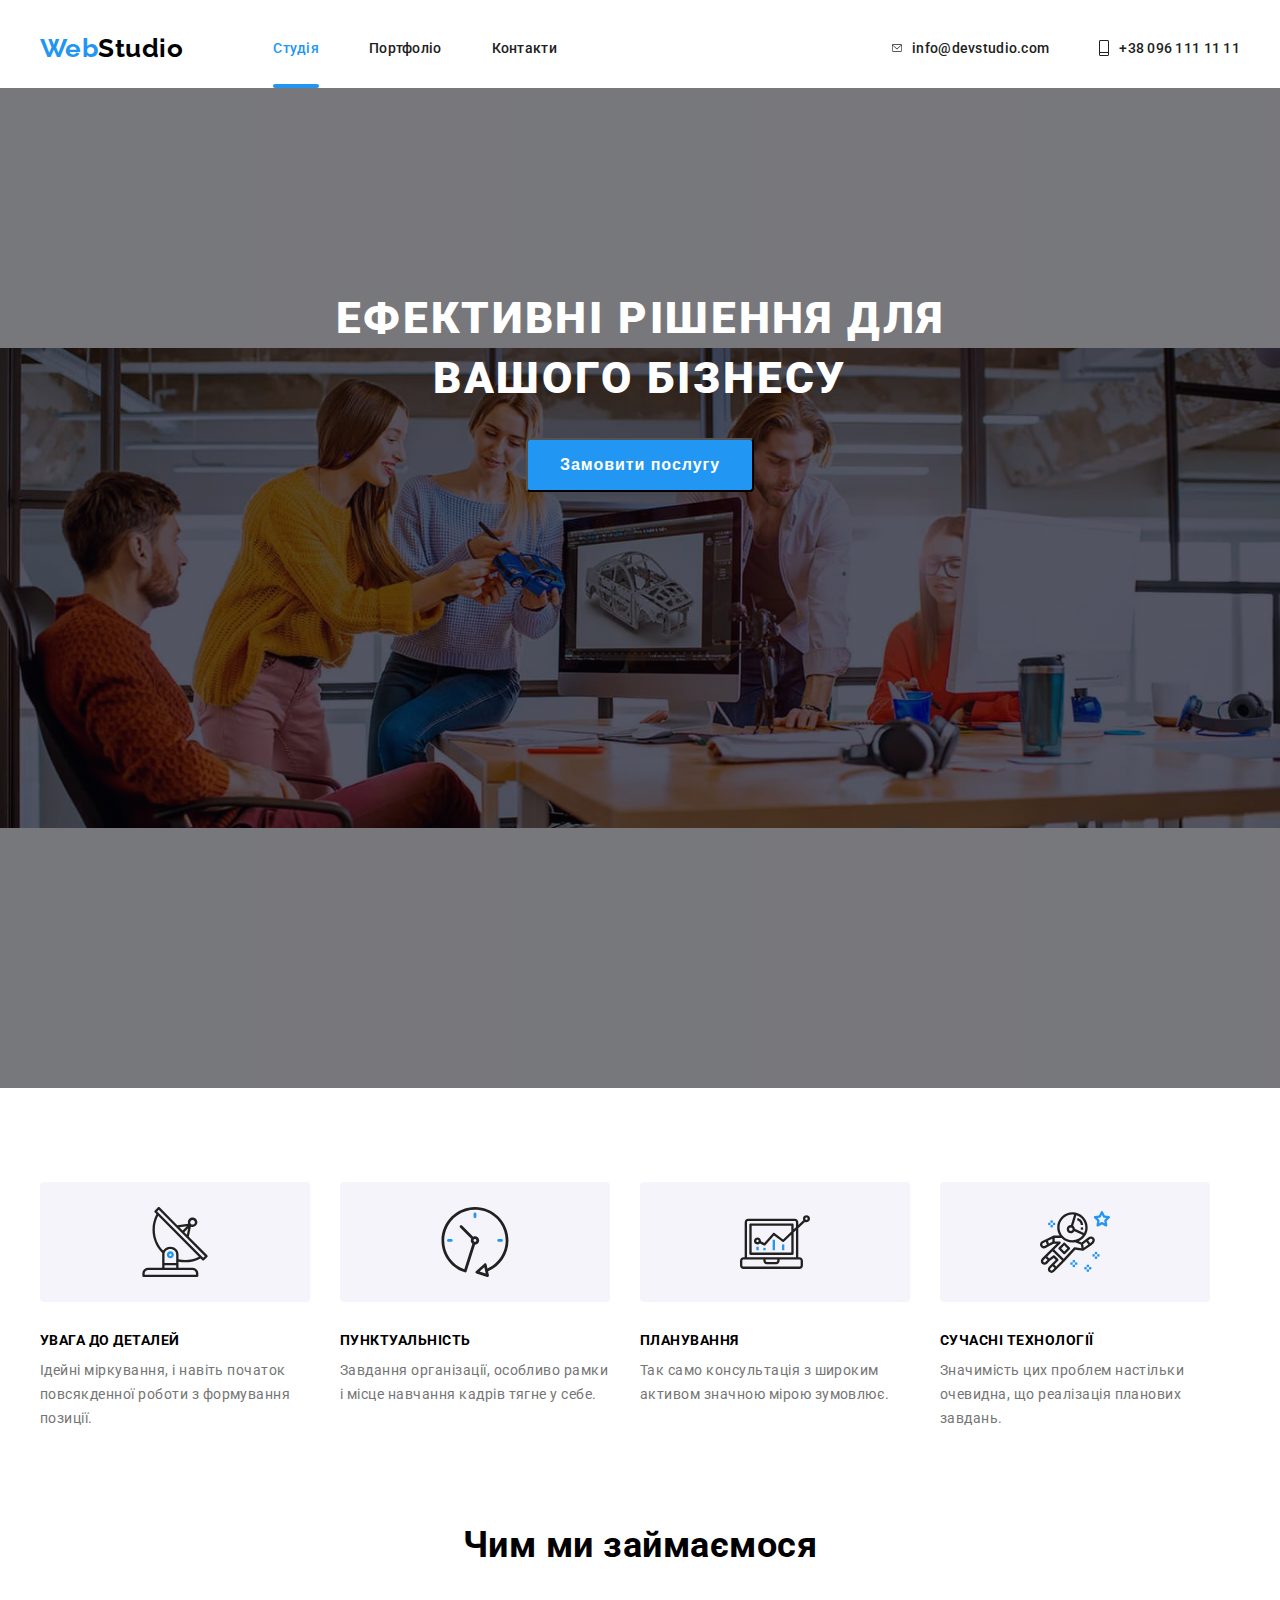
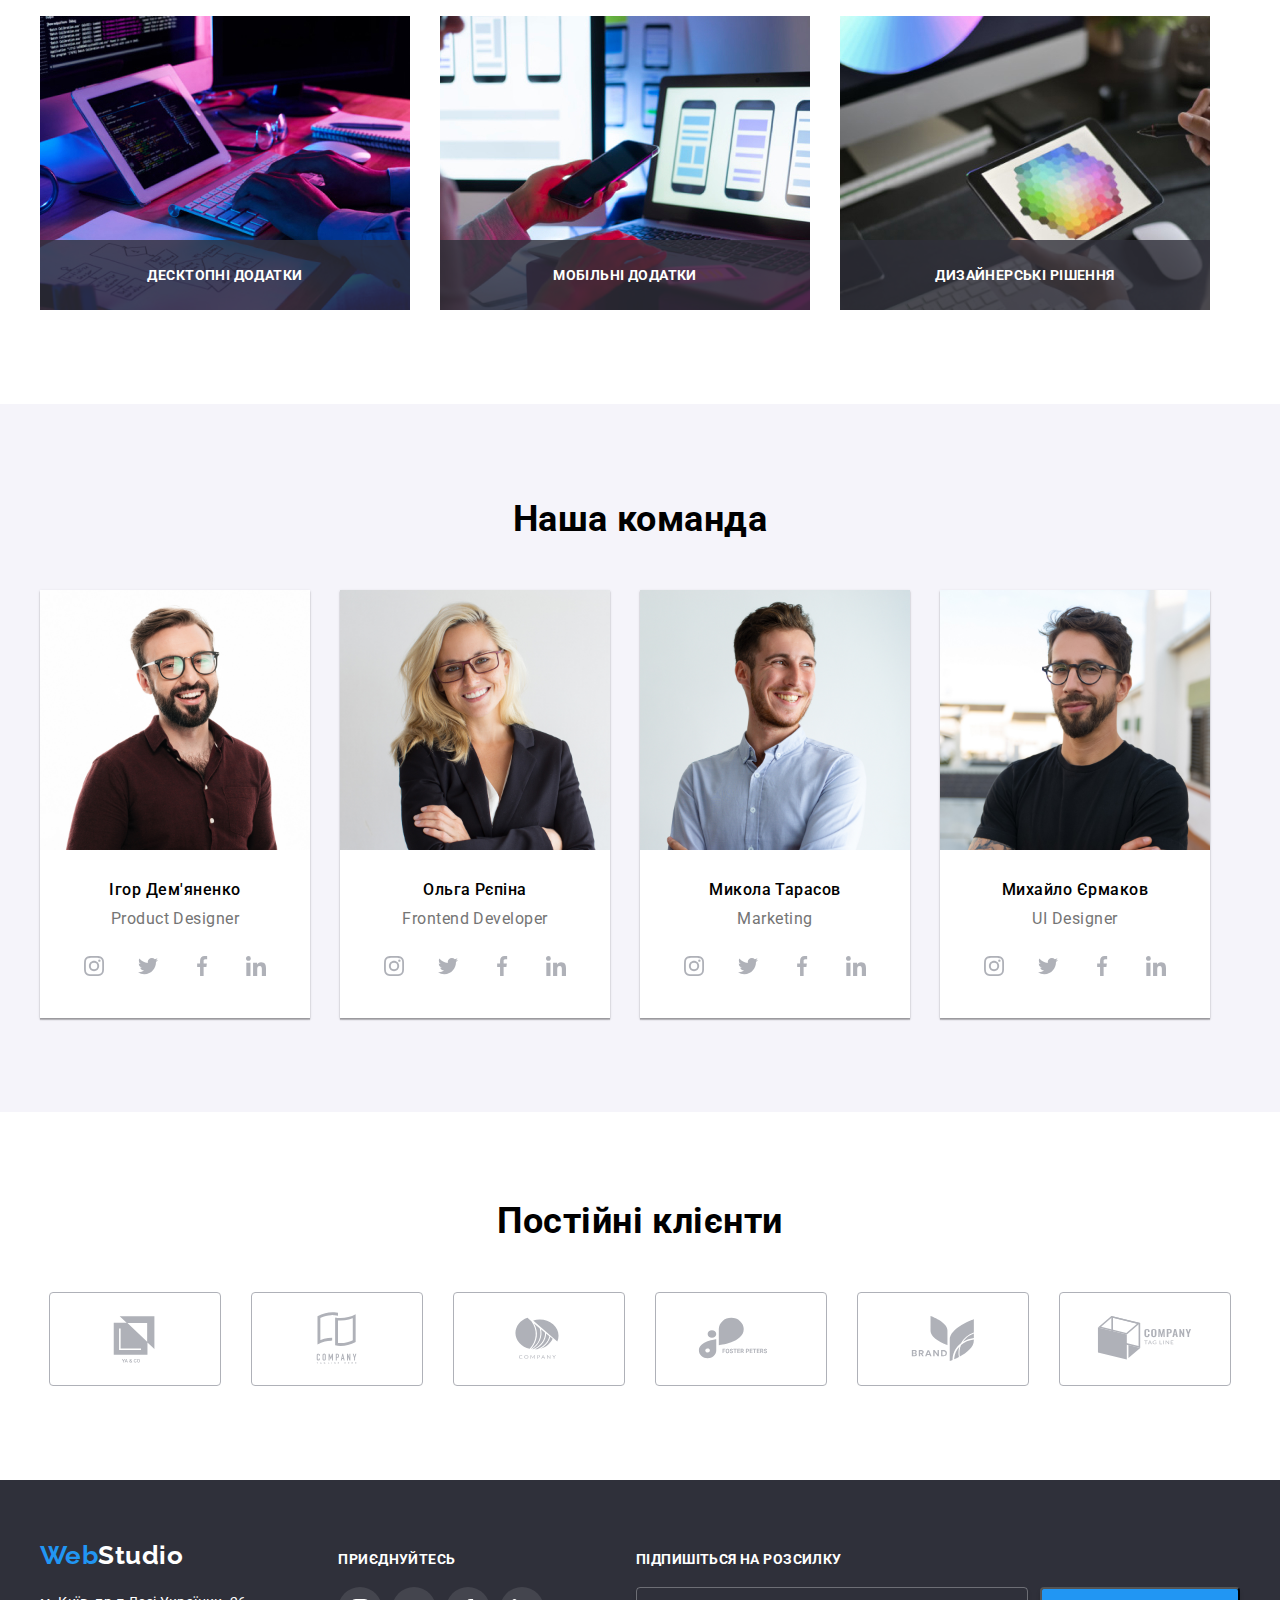
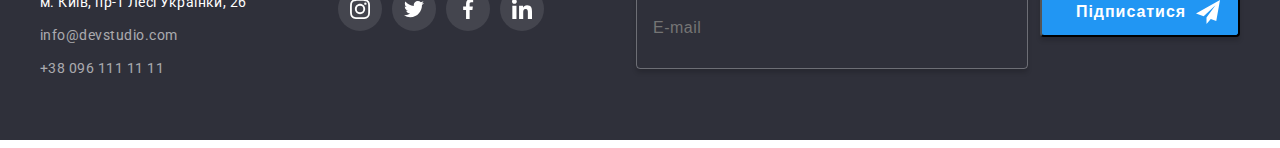
<file: index.html>
<!DOCTYPE html>
<html lang="uk">
  <head>
    <meta charset="UTF-8" />
    <meta name="viewport" content="width=device-width, initial-scale=1.0" />
    <title>Document</title>
    <link rel="preconnect" href="https://fonts.googleapis.com" />
    <link rel="preconnect" href="https://fonts.gstatic.com" crossorigin />

    <link
      href="https://fonts.googleapis.com/css2?family=Raleway:wght@700&family=Roboto:wght@400;500;700;900&display=swap"
      rel="stylesheet"
    />
    <link
      rel="stylesheet"
      href="https://cdnjs.cloudflare.com/ajax/libs/modern-normalize/2.0.0/modern-normalize.min.css"
      integrity="sha512-4xo8blKMVCiXpTaLzQSLSw3KFOVPWhm/TRtuPVc4WG6kUgjH6J03IBuG7JZPkcWMxJ5huwaBpOpnwYElP/m6wg=="
      crossorigin="anonymous"
      referrerpolicy="no-referrer"
    />

    <link rel="stylesheet" href="./css/main.min.css" />
  </head>

  <body>
    <!-- секція1 heder -->
    <header class="header">
      <div class="container heder__container">
        <nav class="header__main-nav">
          <!-- логотип -->
          <a class="header__logo" href="/"
            >Web<span class="header__logo-color">Studio</span></a
          >
          <!-- навігація -->
          <ul class="header__nav">
            <li class="header__item-nav">
              <a href="" class="header__link current">Студія</a>
            </li>
            <li class="header__item-nav">
              <a href="./portfolio.html" class="header__link">Портфоліо</a>
            </li>
            <li class="header__item-nav header__item">
              <a href="" class="header__link">Контакти</a>
            </li>
          </ul>
        </nav>
        <!--    контакти     -->
        <ul class="header__kontact-nav">
          <li class="header__item-nav">
            <a
              class="header__link header__kontact"
              href="mailto:info@devstudio.com"
            >
              <svg class="header__icon" width="10">
                <use href="./images/sprite.svg#icon-envelope"></use>
              </svg>
              info@devstudio.com</a
            >
          </li>

          <li class="header__item-nav header__item">
            <a class="header__link header__kontact" href="tel:+380961111111">
              <svg class="header__icon" width="10">
                <use href="./images/sprite.svg#icon-Vector"></use>
              </svg>
              +38 096 111 11 11</a
            >
          </li>
        </ul>
      </div>
    </header>

    <main>
      <!-- секція герой-->
      <section class="hero hero__section hero__img">
        <div class="container">
          <h1 class="hero__title">Ефективні рішення для вашого бізнесу</h1>
          <button class="hero__main-btn" type="button" data-modal-open>
            Замовити послугу
          </button>

          <!-- модальне вікно -->
          <div class="backdrop is-hidden" data-modal>
            <div class="modal-wrapper">
              <button class="modal-btn" data-modal-close>
                <svg class="modal-btn-icon" width="30" height="30">
                  <use href="./images/sprite.svg#icon-close-black-18dp"></use>
                </svg>
              </button>
              <strong class="modal-title"
                >Залиште свої дані, ми вам передзвонимо</strong
              >

              <form class="modal-form">
                <label class="form-modal-group">
                  <span class="form-modal-label">Ім'я</span>
                  <input
                    class="form-modal-input"
                    type="text"
                    name="user-name"
                  />
                  <svg class="form-modal-icon" width="20" height="20">
                    <use
                      href="./images/sprite.svg#icon-person-black-18dp-1"
                    ></use>
                  </svg>
                </label>

                <label class="form-modal-group">
                  <span class="form-modal-label">Телефон</span>
                  <input
                    class="form-modal-input"
                    type="text"
                    name="user-phone"
                  />
                  <svg class="form-modal-icon" width="20" height="20">
                    <use
                      href="./images/sprite.svg#icon-phone-black-18dp-1"
                    ></use>
                  </svg>
                </label>

                <label class="form-modal-group">
                  <span class="form-modal-label">Пошта</span>
                  <input
                    class="form-modal-input"
                    type="text"
                    name="user-mail"
                  />
                  <svg class="form-modal-icon" width="20" height="20">
                    <use
                      href="./images/sprite.svg#icon-email-black-18dp-1"
                    ></use>
                  </svg>
                </label>
                <label class="form-modal-group-text">
                  <span class="form-modal-label">Коментар</span>
                  <textarea
                    class="form-modal-text"
                    name="user-text"
                    cols="6"
                    rows="5"
                    placeholder="Введіть текст"
                  ></textarea>
                </label>

                <label class="form-polisu-grup">
                  <input class="checkbox visually-hidden" type="checkbox" />
                  <span class="custom-checkbox">
                    <svg class="custom-checbocs-icon" width="16" height="15">
                      <use
                        href="./images/sprite.svg#icon-Vector-checboxs"
                      ></use>
                    </svg>
                  </span>
                  <span class="polise-private"
                    >Погоджуюся з розсилкою та приймаю<span
                      class="polise-private-contract"
                    >
                      Умови договору</span
                    ></span
                  >
                </label>
                <button class="send-btn" type="submit">Відправити</button>
              </form>
            </div>
          </div>
        </div>
      </section>

      <!-- секція 3 features особливості -->
      <section class="features">
        <div class="container">
          <ul class="features__list">
            <li class="features__post">
              <div class="features__icon">
                <svg class="features__icon-images">
                  <use href="./images/sprite.svg#icon-antenna-1"></use>
                </svg>
              </div>
              <h3 class="features__title">УВАГА ДО ДЕТАЛЕЙ</h3>
              <p class="features__text">
                Ідейні міркування, і навіть початок повсякденної роботи з
                формування позиції.
              </p>
            </li>

            <li class="features__post">
              <div class="features__icon">
                <svg class="features__icon-images">
                  <use href="./images/sprite.svg#icon-clock-1"></use>
                </svg>
              </div>
              <h3 class="features__title">ПУНКТУАЛЬНІСТЬ</h3>
              <p class="features__text">
                Завдання організації, особливо рамки і місце навчання кадрів
                тягне у себе.
              </p>
            </li>

            <li class="features__post">
              <div class="features__icon">
                <svg class="features__icon-images">
                  <use href="./images/sprite.svg#diagram-1"></use>
                </svg>
              </div>

              <h3 class="features__title">ПЛАНУВАННЯ</h3>
              <p class="features__text">
                Так само консультація з широким активом значною мірою зумовлює.
              </p>
            </li>

            <li class="features__post">
              <div class="features__icon">
                <svg class="features__icon-images">
                  <use href="./images/sprite.svg#astronaut-1"></use>
                </svg>
              </div>
              <h3 class="features__title">СУЧАСНІ ТЕХНОЛОГІЇ</h3>
              <p class="features__text">
                Значимість цих проблем настільки очевидна, що реалізація
                планових завдань.
              </p>
            </li>
          </ul>
        </div>
      </section>

      <!--секція 4   чим ми займаємось-->
      <section class="works">
        <div class="container">
          <h2 class="section-heading">Чим ми займаємося</h2>
          <ul class="ourwork">
            <li class="img">
              <div class="">
                <img
                  class="img-tin"
                  src="images/img.jpg"
                  alt="компютери"
                  width="370"
                />
                <p class="img-text">Десктопні додатки</p>
              </div>
            </li>

            <li class="img">
              <img src="images/box2.jpg" alt="телефони" width="370" />
              <p class="img-text">Мобільні додатки</p>
            </li>
            <li class="img">
              <img src="images/img3.jpg" alt="планшети" width="370" />
              <p class="img-text">Дизайнерські рішення</p>
            </li>
          </ul>
        </div>
      </section>

      <!-- секція5  наша команда -->
      <section class="team">
        <div class="container">
          <h2 class="section-headline">Наша команда</h2>
          <ul class="our-team">
            <li class="img-team">
              <img src="images/img4.jpg" alt="Ігор" width="270" />
              <div class="name-work">
                <h3 class="name">Ігор Дем'яненко</h3>
                <p class="work">Product Designer</p>

                <ul class="socials list">
                  <li class="socials-item">
                    <a class="socials-link" href="">
                      <svg class="social-icon" width="20" height="20">
                        <use href="./images/sprite.svg#icon-instagram"></use>
                      </svg>
                    </a>
                  </li>
                  <li class="socials-item">
                    <a class="socials-link" href="">
                      <svg class="social-icon" width="20" height="20">
                        <use href="./images/sprite.svg#icon-twitter"></use>
                      </svg>
                    </a>
                  </li>
                  <li class="socials-item">
                    <a class="socials-link" href="">
                      <svg class="social-icon" width="20" height="20">
                        <use href="./images/sprite.svg#icon-facebook"></use>
                      </svg>
                    </a>
                  </li>
                  <li class="socials-item">
                    <a class="socials-link" href="">
                      <svg class="social-icon" width="20" height="20">
                        <use href="./images/sprite.svg#icon-linkedin"></use>
                      </svg>
                    </a>
                  </li>
                </ul>
              </div>
            </li>

            <li class="img-team">
              <img src="images/img5.jpg" alt="Ольга" width="270" />
              <div class="name-work">
                <h3 class="name">Ольга Рєпіна</h3>
                <p class="work">Frontend Developer</p>
                <ul class="socials list">
                  <li class="socials-item">
                    <a class="socials-link" href="">
                      <svg class="social-icon" width="20" height="20">
                        <use href="./images/sprite.svg#icon-instagram"></use>
                      </svg>
                    </a>
                  </li>
                  <li class="socials-item">
                    <a class="socials-link" href="">
                      <svg class="social-icon" width="20" height="20">
                        <use href="./images/sprite.svg#icon-twitter"></use>
                      </svg>
                    </a>
                  </li>
                  <li class="socials-item">
                    <a class="socials-link" href="">
                      <svg class="social-icon" width="20" height="20">
                        <use href="./images/sprite.svg#icon-facebook"></use>
                      </svg>
                    </a>
                  </li>
                  <li class="socials-item">
                    <a class="socials-link" href="">
                      <svg class="social-icon" width="20" height="20">
                        <use href="./images/sprite.svg#icon-linkedin"></use>
                      </svg>
                    </a>
                  </li>
                </ul>
              </div>
            </li>

            <li class="img-team">
              <img src="images/img6.jpg" alt="Микола" width="270" />
              <div class="name-work">
                <h3 class="name">Микола Тарасов</h3>
                <p class="work">Marketing</p>
                <ul class="socials list">
                  <li class="socials-item">
                    <a class="socials-link" href="">
                      <svg class="social-icon" width="20" height="20">
                        <use href="./images/sprite.svg#icon-instagram"></use>
                      </svg>
                    </a>
                  </li>
                  <li class="socials-item">
                    <a class="socials-link" href="">
                      <svg class="social-icon" width="20" height="20">
                        <use href="./images/sprite.svg#icon-twitter"></use>
                      </svg>
                    </a>
                  </li>
                  <li class="socials-item">
                    <a class="socials-link" href="">
                      <svg class="social-icon" width="20" height="20">
                        <use href="./images/sprite.svg#icon-facebook"></use>
                      </svg>
                    </a>
                  </li>
                  <li class="socials-item">
                    <a class="socials-link" href="">
                      <svg class="social-icon" width="20" height="20">
                        <use href="./images/sprite.svg#icon-linkedin"></use>
                      </svg>
                    </a>
                  </li>
                </ul>
              </div>
            </li>

            <li class="img-team">
              <img src="images/img7.jpg" alt="Михайло" width="270" />
              <div class="name-work">
                <h3 class="name">Михайло Єрмаков</h3>
                <p class="work">UI Designer</p>
                <ul class="socials list">
                  <li class="socials-item">
                    <a class="socials-link" href="">
                      <svg class="social-icon" width="20" height="20">
                        <use href="./images/sprite.svg#icon-instagram"></use>
                      </svg>
                    </a>
                  </li>
                  <li class="socials-item">
                    <a class="socials-link" href="">
                      <svg class="social-icon" width="20" height="20">
                        <use href="./images/sprite.svg#icon-twitter"></use>
                      </svg>
                    </a>
                  </li>
                  <li class="socials-item">
                    <a class="socials-link" href="">
                      <svg class="social-icon" width="20" height="20">
                        <use href="./images/sprite.svg#icon-facebook"></use>
                      </svg>
                    </a>
                  </li>
                  <li class="socials-item">
                    <a class="socials-link" href="">
                      <svg class="social-icon" width="20" height="20">
                        <use href="./images/sprite.svg#icon-linkedin"></use>
                      </svg>
                    </a>
                  </li>
                </ul>
              </div>
            </li>
          </ul>
        </div>
      </section>

      <!-- постійні клієнти -->
      <section class="our-clients">
        <div class="container">
          <h2 class="section-headline">Постійні клієнти</h2>
          <ul class="client">
            <li class="client-item">
              <a class="client-link" href="">
                <svg class="client-icon" width="106" height="60">
                  <use href="./images/sprite.svg#Logo-1"></use>
                </svg>
              </a>
            </li>
            <li class="client-item">
              <a class="client-link" href="">
                <svg class="client-icon" width="106" height="60">
                  <use href="./images/sprite.svg#Logo-2"></use>
                </svg>
              </a>
            </li>
            <li class="client-item">
              <a class="client-link" href="">
                <svg class="client-icon" width="106" height="60">
                  <use href="./images/sprite.svg#Logo-3"></use>
                </svg>
              </a>
            </li>
            <li class="client-item">
              <a class="client-link" href="">
                <svg class="client-icon" width="106" height="60">
                  <use href="./images/sprite.svg#logo-4"></use>
                </svg>
              </a>
            </li>
            <li class="client-item">
              <a class="client-link" href="">
                <svg class="client-icon" width="106" height="60">
                  <use href="./images/sprite.svg#Logo-5"></use>
                </svg>
              </a>
            </li>
            <li class="client-item">
              <a class="client-link" href="">
                <svg class="client-icon" width="106" height="60">
                  <use href="./images/sprite.svg#Logo-6"></use>
                </svg>
              </a>
            </li>
          </ul>
        </div>
      </section>
    </main>

    <!-- секція 7  підвал -->
    <footer class="footer-main">
      <div class="container futer-container">
        <div class="footer-item">
          <a href="/" class="footer-logo"
            >Web<span class="footer-studio">Studio</span></a
          >

          <address class="address">
            <p class="footer-adres">м. Київ, пр-т Лесі Українки, 26</p>

            <ul class="footer">
              <li class="footer-mail">
                <a href="mailto:info@devstudio.com" class="addres-mail footer"
                  >info@devstudio.com</a
                >
              </li>
              <li>
                <a href="tel:+380961111111" class="addres-tel footer"
                  >+38 096 111 11 11</a
                >
              </li>
            </ul>
          </address>
        </div>

        <div class="footer-icon">
          <p class="footer-social">приєднуйтесь</p>
          <ul class="socials">
            <li class="socials-item">
              <a class="socials-link" href="">
                <svg class="footikon" width="20" height="20">
                  <use href="./images/sprite.svg#icon-instagram"></use>
                </svg>
              </a>
            </li>
            <li class="socials-item">
              <a class="socials-link" href="">
                <svg class="footikon" width="20" height="20">
                  <use href="./images/sprite.svg#icon-twitter"></use>
                </svg>
              </a>
            </li>
            <li class="socials-item">
              <a class="socials-link" href="">
                <svg class="footikon" width="20" height="20">
                  <use href="./images/sprite.svg#icon-facebook"></use>
                </svg>
              </a>
            </li>
            <li class="socials-item">
              <a class="socials-link" href="">
                <svg class="footikon" width="20" height="20">
                  <use href="./images/sprite.svg#icon-linkedin"></use>
                </svg>
              </a>
            </li>
          </ul>
        </div>
        <!-- form -->
        <div class="form-futer-box">
          <p class="footer-social">Підпишіться на розсилку</p>
          <form class="form-fild">
            <input
              class="form-footer-email"
              type="email"
              name="email"
              placeholder="E-mail"
            />

            <button class="footer-btn-form" type="submit">
              <span class="sing-up">Підписатися</span>

              <svg class="footer-btn-icon" width="24" height="24">
                <use href="./images/sprite.svg#icon-icon-send"></use>
              </svg>
            </button>
          </form>
        </div>
      </div>
    </footer>
    <script src="./js/modal.js"></script>
  </body>
</html>
</file>
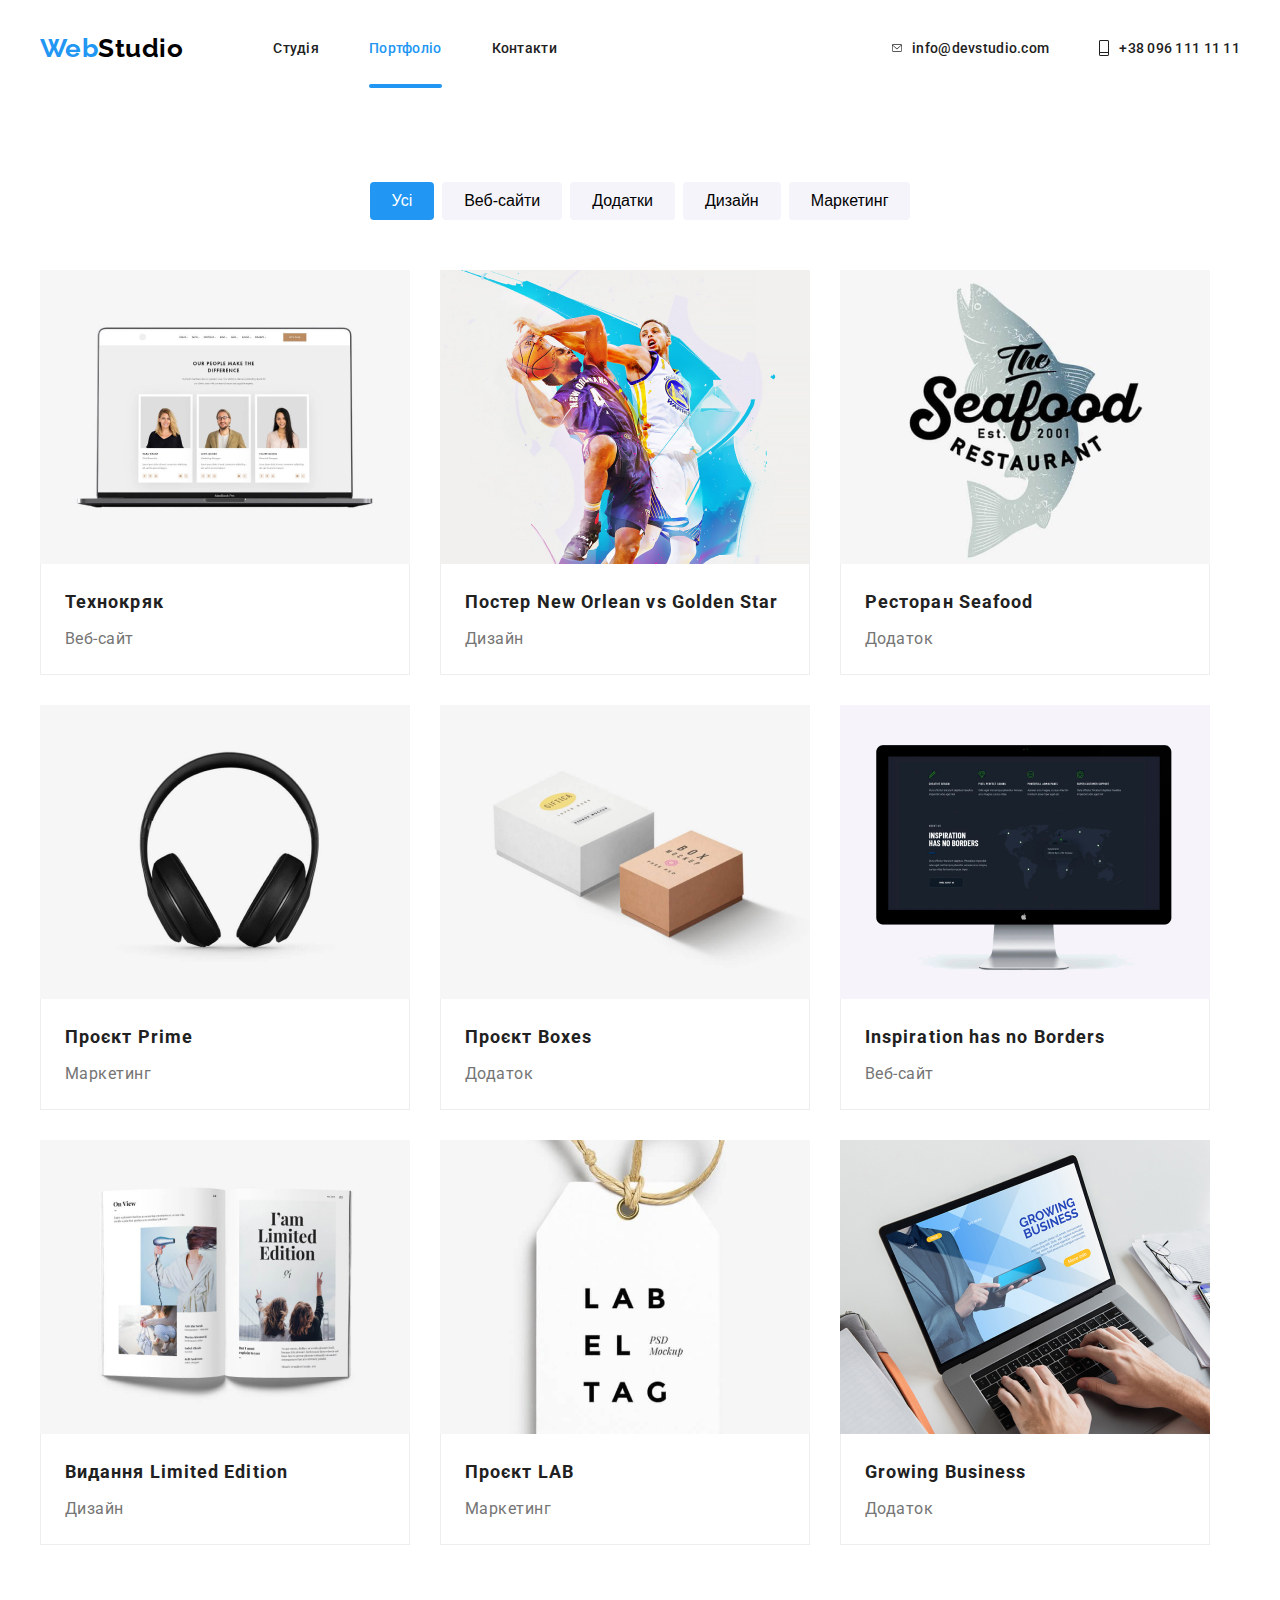
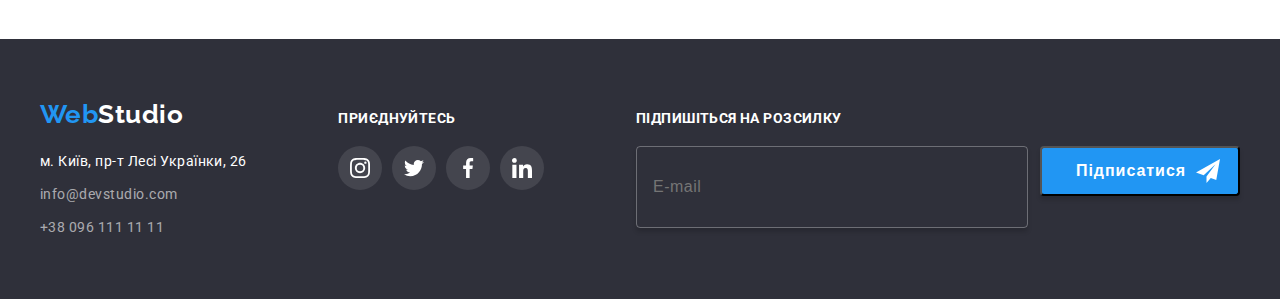
<file: portfolio.html>
<!DOCTYPE html>
<html lang="uk">
  <head>
    <meta charset="UTF-8" />
    <meta name="viewport" content="width=device-width, initial-scale=1.0" />
    <title>portfolio</title>
    <link rel="preconnect" href="https://fonts.googleapis.com" />
    <link rel="preconnect" href="https://fonts.gstatic.com" crossorigin />

    <link
      href="https://fonts.googleapis.com/css2?family=Raleway:wght@700&family=Roboto:wght@400;500;700;900&display=swap"
      rel="stylesheet"
    />
    <link
      rel="stylesheet"
      href="https://cdnjs.cloudflare.com/ajax/libs/modern-normalize/2.0.0/modern-normalize.min.css"
      integrity="sha512-4xo8blKMVCiXpTaLzQSLSw3KFOVPWhm/TRtuPVc4WG6kUgjH6J03IBuG7JZPkcWMxJ5huwaBpOpnwYElP/m6wg=="
      crossorigin="anonymous"
      referrerpolicy="no-referrer"
    />
    <link rel="stylesheet" href="./css/styles.css" />
    <link rel="stylesheet" href="./css/main.min.css" />
  </head>

  <body>
    <!-- секція1 heder -->
    <header class="header">
      <div class="container heder__container">
        <nav class="header__main-nav">
          <!--логотип-->
          <a href="/" class="header__logo"
            >Web<span class="header__logo-color">Studio</span></a
          >
          <!-- навігація -->
          <ul class="header__nav">
            <li class="header__item-nav">
              <a href="./index.html" class="header__link">Студія</a>
            </li>

            <li class="header__item-nav">
              <a href="" class="header__link current">Портфоліо</a>
            </li>

            <li class="header__item-nav">
              <a href="" class="header__link">Контакти</a>
            </li>
          </ul>
        </nav>
        <!-- секція 2 контакти -->
        <ul class="header__kontact-nav">
          <li class="header__item-nav">
            <a
              class="header-kontact header__link"
              href="mailto:info@devstudio.com"
            >
              <svg class="header__icon" width="10">
                <use href="./images/sprite.svg#icon-envelope"></use>
              </svg>
              info@devstudio.com</a
            >
          </li>
          <li class="header__item-nav header__item">
            <a class="header__link header__kontact" href="tel:+380961111111">
              <svg class="header__icon" width="10">
                <use href="./images/sprite.svg#icon-Vector"></use>
              </svg>
              +38 096 111 11 11</a
            >
          </li>
        </ul>
      </div>
    </header>

    <!-- секція проекти -->
    <main>
      <section class="portfolio">
        <div class="container">
          <ul class="btn-projects">
            <li class="item-btn">
              <button class="btn-nav" type="button">Усі</button>
            </li>
            <li class="item-btn">
              <button class="btn" type="button">Веб-сайти</button>
            </li>
            <li class="item-btn">
              <button class="btn" type="button">Додатки</button>
            </li>
            <li class="item-btn">
              <button class="btn" type="button">Дизайн</button>
            </li>
            <li class="item-btn">
              <button class="btn" type="button">Маркетинг</button>
            </li>
          </ul>

          <ul class="projects">
            <li class="item">
              <a class="project" href="">
                <div class="overlu">
                  <img src="images/img8.jpg" alt="наш вебсайт" width="370" />
                  <div class="overlu-color">
                    <p class="overlu-text">
                      Ресурс пропонує комплексні пропозиції з різним рівнем
                      функціоналу та сервісів. Все це дозволить відвідувачу
                      отримати вичерпні відомості про компанію чи приватну
                      особу.
                    </p>
                  </div>
                </div>
                <div class="proect">
                  <h2 class="proect-title">Технокряк</h2>
                  <p class="proect-txt">Веб-сайт</p>
                </div>
              </a>
            </li>

            <li class="item">
              <a class="project" href="">
                <div class="overlu">
                  <img src="images/img9.jpg" alt="дизайни" width="370" />
                  <div class="overlu-color">
                    <p class="overlu-text">
                      Ресурс пропонує комплексні пропозиції з різним рівнем
                      функціоналу та сервісів. Все це дозволить відвідувачу
                      отримати вичерпні відомості про компанію чи приватну
                      особу.
                    </p>
                  </div>
                </div>
                <div class="proect">
                  <h2 class="proect-title">Постер New Orlean vs Golden Star</h2>
                  <p class="proect-txt">Дизайн</p>
                </div>
              </a>
            </li>
            <li class="item">
              <a class="project" href="">
                <div class="overlu">
                  <img src="images/img10.jpg" alt="додатки" width="370" />
                  <div class="overlu-color">
                    <p class="overlu-text">
                      Ресурс пропонує комплексні пропозиції з різним рівнем
                      функціоналу та сервісів. Все це дозволить відвідувачу
                      отримати вичерпні відомості про компанію чи приватну
                      особу.
                    </p>
                  </div>
                </div>
                <div class="proect">
                  <h2 class="proect-title">Ресторан Seafood</h2>
                  <p class="proect-txt">Додаток</p>
                </div>
              </a>
            </li>
            <li class="item">
              <a class="project item" href="">
                <div class="overlu">
                  <img src="images/img11.jpg" alt="проєкт Prime " width="370" />
                  <div class="overlu-color">
                    <p class="overlu-text">
                      Ресурс пропонує комплексні пропозиції з різним рівнем
                      функціоналу та сервісів. Все це дозволить відвідувачу
                      отримати вичерпні відомості про компанію чи приватну
                      особу.
                    </p>
                  </div>
                </div>
                <div class="proect">
                  <h2 class="proect-title">Проєкт Prime</h2>
                  <p class="proect-txt">Маркетинг</p>
                </div>
              </a>
            </li>
            <li class="item">
              <a class="project" href="">
                <div class="overlu">
                  <img src="images/img12.jpg" alt="Проєкт Boxes" width="370" />
                  <div class="overlu-color">
                    <p class="overlu-text">
                      Ресурс пропонує комплексні пропозиції з різним рівнем
                      функціоналу та сервісів. Все це дозволить відвідувачу
                      отримати вичерпні відомості про компанію чи приватну
                      особу.
                    </p>
                  </div>
                </div>
                <div class="proect">
                  <h2 class="proect-title">Проєкт Boxes</h2>
                  <p class="proect-txt">Додаток</p>
                </div>
              </a>
            </li>
            <li class="item">
              <a class="project" href="">
                <div class="overlu">
                  <img src="images/img13.jpg" alt="Веб-сайт " width="370" />
                  <div class="overlu-color">
                    <p class="overlu-text">
                      Ресурс пропонує комплексні пропозиції з різним рівнем
                      функціоналу та сервісів. Все це дозволить відвідувачу
                      отримати вичерпні відомості про компанію чи приватну
                      особу.
                    </p>
                  </div>
                </div>
                <div class="proect">
                  <h2 class="proect-title">Inspiration has no Borders</h2>
                  <p class="proect-txt">Веб-сайт</p>
                </div>
              </a>
            </li>
            <li class="item">
              <a class="project" href="">
                <div class="overlu">
                  <img src="images/img14.jpg" alt="Видання" width="370" />
                  <div class="overlu-color">
                    <p class="overlu-text">
                      Ресурс пропонує комплексні пропозиції з різним рівнем
                      функціоналу та сервісів. Все це дозволить відвідувачу
                      отримати вичерпні відомості про компанію чи приватну
                      особу.
                    </p>
                  </div>
                </div>
                <div class="proect">
                  <h2 class="proect-title">Видання Limited Edition</h2>
                  <p class="proect-txt">Дизайн</p>
                </div>
              </a>
            </li>
            <li class="item">
              <a class="project" href="">
                <div class="overlu">
                  <img src="images/img15.jpg" alt="Проєкти LAB" width="370" />
                  <div class="overlu-color">
                    <p class="overlu-text">
                      Ресурс пропонує комплексні пропозиції з різним рівнем
                      функціоналу та сервісів. Все це дозволить відвідувачу
                      отримати вичерпні відомості про компанію чи приватну
                      особу.
                    </p>
                  </div>
                </div>
                <div class="proect">
                  <h2 class="proect-title">Проєкт LAB</h2>
                  <p class="proect-txt">Маркетинг</p>
                </div>
              </a>
            </li>
            <li class="item po">
              <a class="project" href="">
                <div class="overlu">
                  <img
                    src="images/img16.jpg"
                    alt="Додаток Business"
                    width="370"
                  />
                  <div class="overlu-color">
                    <p class="overlu-text">
                      Ресурс пропонує комплексні пропозиції з різним рівнем
                      функціоналу та сервісів. Все це дозволить відвідувачу
                      отримати вичерпні відомості про компанію чи приватну
                      особу.
                    </p>
                  </div>
                </div>

                <div class="proect">
                  <h2 class="proect-title">Growing Business</h2>
                  <p class="proect-txt">Додаток</p>
                </div>
              </a>
            </li>
          </ul>
        </div>
      </section>
    </main>

    <!-- footer -->
    <footer class="footer-main">
      <div class="container futer-container">
        <div class="footer-item">
          <a href="/" class="footer-logo"
            >Web<span class="footer-studio">Studio</span></a
          >

          <address class="address">
            <p class="footer-adres">м. Київ, пр-т Лесі Українки, 26</p>

            <ul class="footer">
              <li class="footer-mail">
                <a href="mailto:info@devstudio.com" class="addres-mail footer"
                  >info@devstudio.com</a
                >
              </li>

              <li>
                <a href="tel:+380961111111" class="addres-tel footer"
                  >+38 096 111 11 11</a
                >
              </li>
            </ul>
          </address>
        </div>
        <div class="footer-icon">
          <h3 class="footer-social">приєднуйтесь</h3>
          <ul class="socials">
            <li class="socials-item">
              <a class="socials-link" href="">
                <svg class="footikon" width="20" height="20">
                  <use href="./images/sprite.svg#icon-instagram"></use>
                </svg>
              </a>
            </li>
            <li class="socials-item">
              <a class="socials-link" href="">
                <svg class="footikon" width="20" height="20">
                  <use href="./images/sprite.svg#icon-twitter"></use>
                </svg>
              </a>
            </li>
            <li class="socials-item">
              <a class="socials-link" href="">
                <svg class="footikon" width="20" height="20">
                  <use href="./images/sprite.svg#icon-facebook"></use>
                </svg>
              </a>
            </li>
            <li class="socials-item">
              <a class="socials-link" href="">
                <svg class="footikon" width="20" height="20">
                  <use href="./images/sprite.svg#icon-linkedin"></use>
                </svg>
              </a>
            </li>
          </ul>
        </div>
        <!-- form -->
        <div class="form-futer-box">
          <h3 class="footer-social">Підпишіться на розсилку</h3>
          <form class="form-fild">
            <label>
              <input
                class="form-footer-email"
                type="email"
                name="email"
                placeholder="E-mail"
              />
            </label>

            <button class="footer-btn-form" type="submit">
              <span class="sing-up">Підписатися</span>

              <svg class="footer-btn-icon" width="24" height="24">
                <use href="./images/sprite.svg#icon-icon-send"></use>
              </svg>
            </button>
          </form>
        </div>
      </div>
    </footer>
  </body>
</html>
</file>
<file: css/styles.css>
/*===========================
 ----------------секція герой ------------------------*/

/*--------- модальне вікно ---------*/

/*----------------- секція 3 features особливості ---------*/

/* секція 4 чим ми займаїмось */

/* секція 5 наша команда */

/*секція 6 постійні клієнти */

/*===================
 секція 7 підвал */

/* ==================================================
  --portfolio--
 */
</file>
<file: css/main.min.css>
:root{--main-font: "Roboto", sans-serif;--secondary-font: "Raleway", sans-serif;--primary-color: #212121;--accent-color: #2196f3;--white-col: #ffffff;--gray-col: #757575}body{margin-left:auto;margin-right:auto}body{font-family:var(--main-font);background-color:var(--white-col);letter-spacing:.03em}.container{width:1200px;padding-left:15px;padding-right:15px;margin-left:auto;margin-right:auto}h1,h2,h3,h4,p{margin:0}img{display:block}ul{margin:0;padding:0;list-style:none}.header__logo{margin-right:90px;font-family:var(--secondary-font);font-weight:700;font-size:26px;color:var(--accent-color);text-decoration:none;outline:none}.header__logo-color{color:#000}.footer-logo{font-family:var(--secondary-font);font-weight:700;font-size:26px;color:var(--accent-color);text-decoration:none;outline:none}.footer-studio{color:var(--white-col)}.backdrop{position:fixed;z-index:1;top:0;left:0;width:100%;height:100%;background-color:rgba(0,0,0,.3);opacity:1;-webkit-transition:opacity 250ms cubic-bezier(0.4, 0, 0.2, 1),visibility 250ms cubic-bezier(0.4, 0, 0.2, 1);transition:opacity 250ms cubic-bezier(0.4, 0, 0.2, 1),visibility 250ms cubic-bezier(0.4, 0, 0.2, 1)}.backdrop.is-hidden{opacity:0;visibility:hidden;pointer-events:none}.backdrop.is-hidden .modal-wrapper{-webkit-transform:translate(-50%, -50%) scale(0, 6);transform:translate(-50%, -50%) scale(0, 6)}.modal-wrapper{position:absolute;top:50%;left:50%;width:528px;height:581px;-webkit-transform:translate(-50%, -50%) scale(1);transform:translate(-50%, -50%) scale(1);-webkit-transition:-webkit-transform 250ms cubic-bezier(0.4, 0, 0.2, 1);transition:-webkit-transform 250ms cubic-bezier(0.4, 0, 0.2, 1);transition:transform 250ms cubic-bezier(0.4, 0, 0.2, 1);transition:transform 250ms cubic-bezier(0.4, 0, 0.2, 1), -webkit-transform 250ms cubic-bezier(0.4, 0, 0.2, 1);-webkit-box-shadow:0 2px 1px 0 rgba(0,0,0,.2),0 1px 1px 0 rgba(0,0,0,.14),0 1px 3px 0 rgba(0,0,0,.12);box-shadow:0 2px 1px 0 rgba(0,0,0,.2),0 1px 1px 0 rgba(0,0,0,.14),0 1px 3px 0 rgba(0,0,0,.12);background-color:var(--white-col);border-radius:4px;padding:40px}.modal-btn{position:absolute;top:10px;right:10px;width:30px;height:30px;background-size:contain;background-origin:border-box;border-radius:50%;display:-webkit-box;display:-ms-flexbox;display:flex;-webkit-box-align:center;-ms-flex-align:center;align-items:center;-webkit-box-pack:center;-ms-flex-pack:center;justify-content:center;padding:0px;border-color:rgba(0,0,0,.1);background-color:var(--white-col);cursor:pointer;outline:rgba(0,0,0,0)}.modal-btn-icon{width:18px;height:18px;fill:#000;-webkit-transition:fill 250ms cubic-bezier(0.4, 0, 0.2, 1);transition:fill 250ms cubic-bezier(0.4, 0, 0.2, 1)}.modal-btn:hover .modal-btn-icon,.modal-btn:focus .modal-btn-icon{fill:var(--accent-color)}.modal-title{display:block;font-weight:700;font-size:20px;letter-spacing:.03em;text-align:center;color:#212121;margin-bottom:12px}.form-modal-group{position:relative;display:block;margin-bottom:10px}.form-modal-label{display:block;text-align:left;margin-bottom:4px;font-size:12px;letter-spacing:.01em;color:var(--gray-col)}.form-modal-input{border:1px solid rgba(33,33,33,.2);border-radius:4px;height:40px;width:100%;padding:5px 5px 5px 32px;-webkit-transition:border 250ms cubic-bezier(0.4, 0, 0.2, 1);transition:border 250ms cubic-bezier(0.4, 0, 0.2, 1)}.form-modal-input:focus,.form-modal-text:focus{border:solid 1px var(--accent-color);outline:none}.form-modal-input:hover,.form-modal-text:hover{border:1px solid var(--accent-color)}.form-modal-group:hover .form-modal-icon{fill:var(--accent-color)}.form-modal-input:focus+.form-modal-icon{fill:var(--accent-color)}.form-modal-text{display:block;width:100%;height:120px;border:1px solid rgba(33,33,33,.2);border-radius:1px;resize:none;padding:12px 16px 12px 16px;font-size:12px;letter-spacing:.01em;-webkit-transition:border 250ms cubic-bezier(0.4, 0, 0.2, 1);transition:border 250ms cubic-bezier(0.4, 0, 0.2, 1);outline:none}.form-modal-icon{position:absolute;left:12px;bottom:11px;-webkit-transition:fill 250ms cubic-bezier(0.4, 0, 0.2, 1);transition:fill 250ms cubic-bezier(0.4, 0, 0.2, 1)}.form-polisu-grup{display:-webkit-box;display:-ms-flexbox;display:flex;-webkit-box-align:center;-ms-flex-align:center;align-items:center;-webkit-box-pack:center;-ms-flex-pack:center;justify-content:center;margin-top:20px}.polise-private{font-size:14px;line-height:1.71429;letter-spacing:.03em;color:var(--gray-col);margin-left:9px}.polise-private-contract{text-decoration:underline;-webkit-text-decoration-skip-ink:none;text-decoration-skip-ink:none;color:var(--accent-color)}.custom-checkbox{width:16px;height:15px;left:0px;display:-webkit-box;display:-ms-flexbox;display:flex;-webkit-box-align:center;-ms-flex-align:center;align-items:center;-webkit-box-pack:center;-ms-flex-pack:center;justify-content:center;border-radius:1px;border:1px solid var(--primary-color);-webkit-transition:border 250ms cubic-bezier(0.4, 0, 0.2, 1),background-color 250ms cubic-bezier(0.4, 0, 0.2, 1);transition:border 250ms cubic-bezier(0.4, 0, 0.2, 1),background-color 250ms cubic-bezier(0.4, 0, 0.2, 1)}.form-polisu-grup:hover .custom-checkbox{border:1px solid var(--accent-color)}.form-polisu-grup:focus-within .custom-checkbox{border:1px solid var(--accent-color)}.checkbox:checked+.custom-checkbox{background-color:var(--accent-color);background-size:contain;border-color:var(--accent-color);background-origin:border-box}.custom-checbocs-icon{opacity:0;-webkit-transition:opacity 250ms cubic-bezier(0.4, 0, 0.2, 1);transition:opacity 250ms cubic-bezier(0.4, 0, 0.2, 1)}.checkbox:checked+.custom-checkbox .custom-checbocs-icon{opacity:1}.visually-hidden{position:absolute;width:1px;height:1px;margin:-1px;border:0;padding:0;clip:rect(0 0 0 0);overflow:hidden}.send-btn{border-radius:4px;width:200px;height:50px;-webkit-box-shadow:0 4px 4px 0 rgba(0,0,0,.15);box-shadow:0 4px 4px 0 rgba(0,0,0,.15);background:var(--accent-color);font-weight:700;font-size:16px;line-height:1.875;letter-spacing:.06em;text-align:center;margin-top:30px;color:var(--white-col);cursor:pointer;border:rgba(0,0,0,0);-webkit-transition:background-color 250ms cubic-bezier(0.4, 0, 0.2, 1);transition:background-color 250ms cubic-bezier(0.4, 0, 0.2, 1)}.send-btn:hover,.send-btn:focus{background-color:#188ce8;outline:rgba(0,0,0,0)}.socials{display:-webkit-box;display:-ms-flexbox;display:flex;-webkit-box-pack:center;-ms-flex-pack:center;justify-content:center;-webkit-box-align:center;-ms-flex-align:center;align-items:center}.socials-link{display:-webkit-box;display:-ms-flexbox;display:flex;-webkit-box-align:center;-ms-flex-align:center;align-items:center;-webkit-box-pack:center;-ms-flex-pack:center;justify-content:center;width:44px;height:44px;background-color:var(--white-col);border-radius:50%;-webkit-transition:background-color 250ms cubic-bezier(0.4, 0, 0.2, 1);transition:background-color 250ms cubic-bezier(0.4, 0, 0.2, 1)}.socials-link:hover,.socials-link:focus{background-color:var(--accent-color);outline:none}.social-icon{fill:#afb1b8;-webkit-transition:fill 250ms cubic-bezier(0.4, 0, 0.2, 1);transition:fill 250ms cubic-bezier(0.4, 0, 0.2, 1)}.socials-link:hover .social-icon,.socials-link:focus .social-icon{fill:var(--white-col)}.socials-item:not(:last-child){margin-right:10px}.footikon{fill:var(--white-col)}.footer-icon{margin-left:auto;margin-right:auto}.header{border-color:1px solid #ececec}.heder__container{display:-webkit-box;display:-ms-flexbox;display:flex;-webkit-box-align:center;-ms-flex-align:center;align-items:center}.header__main-nav{display:-webkit-box;display:-ms-flexbox;display:flex;-webkit-box-align:center;-ms-flex-align:center;align-items:center}.header__nav{display:-webkit-box;display:-ms-flexbox;display:flex;-webkit-box-align:center;-ms-flex-align:center;align-items:center}.header__item-nav{margin-right:50px}.header__item:last-child{margin-right:0px}.header__kontact-nav{margin-left:auto;display:-webkit-box;display:-ms-flexbox;display:flex;-webkit-box-align:center;-ms-flex-align:center;align-items:center}.header__kontact{padding-top:32px;padding-bottom:32px;color:var(--gray-col);-webkit-transition:color 250ms cubic-bezier(0.4, 0, 0.2, 1);transition:color 250ms cubic-bezier(0.4, 0, 0.2, 1)}.header__icon{width:10px;height:16px;margin-right:10px;fill:currentColor}.header__link{display:-webkit-box;display:-ms-flexbox;display:flex;-webkit-box-align:center;-ms-flex-align:center;align-items:center;font-weight:500;font-size:14px;letter-spacing:.02em;color:var(--primary-color);-webkit-transition:color 250ms cubic-bezier(0.4, 0, 0.2, 1);transition:color 250ms cubic-bezier(0.4, 0, 0.2, 1);position:relative;text-decoration:none;outline:none;padding-top:32px;padding-bottom:32px}.header__link::after{content:"";display:block;width:100%;height:4px;position:absolute;left:0px;bottom:0px;border-radius:2px}.header__link:hover,.header__link:focus{color:var(--accent-color)}.header__link.current::after{background-color:var(--accent-color)}.header__link.current{color:var(--accent-color)}.hero__img{max-width:1600px;height:600px;margin-left:auto;margin-right:auto;background:#c4c4c4;background-image:-webkit-gradient(linear, left top, left bottom, from(rgba(5, 6, 15, 0.4)), to(rgba(5, 6, 15, 0.4))),url(../images/hero.jpg);background-image:linear-gradient(rgba(5, 6, 15, 0.4), rgba(5, 6, 15, 0.4)),url(../images/hero.jpg)}.hero__section{background-repeat:no-repeat;background-position:center;background-size:contain;text-align:center;padding-top:200px;padding-bottom:200px}.hero__title{font-weight:900;font-size:44px;line-height:1.36364;letter-spacing:.06em;text-transform:uppercase;margin-bottom:30px;width:626px;margin-left:auto;margin-right:auto;color:var(--white-col)}.hero__main-btn{border-radius:4px;padding:10px 32px;font-weight:700;font-size:16px;line-height:1.875;letter-spacing:.06em;color:var(--white-col);background-color:var(--accent-color);cursor:pointer;-webkit-transition:background-color 250ms cubic-bezier(0.4, 0, 0.2, 1);transition:background-color 250ms cubic-bezier(0.4, 0, 0.2, 1)}.hero__main-btn:hover,.hero__main-btn:focus{background-color:#188ce8}.features{padding-top:94px;padding-bottom:94px}.features__list{display:-webkit-box;display:-ms-flexbox;display:flex}.features__post{width:270px;margin-right:30px}.features__post:last-child{margin-right:0px}.features__title{margin-top:0px;margin-bottom:10px;font-weight:700;font-size:14px;text-transform:uppercase}.features__text{font-size:14px;line-height:1.71429;color:var(--gray-col)}.features__icon{display:-webkit-box;display:-ms-flexbox;display:flex;-webkit-box-pack:center;-ms-flex-pack:center;justify-content:center;-webkit-box-align:center;-ms-flex-align:center;align-items:center;background:#f5f4fa;border-radius:4px;width:270px;height:120px;margin-bottom:30px}.features__icon-images{width:70px;height:70px;margin:0px}.works{padding-bottom:94px}.ourwork{display:-webkit-box;display:-ms-flexbox;display:flex;list-style:none}.works .section-heading{font-weight:700;font-size:36px;text-align:center;margin-bottom:50px}.img{position:relative;margin-right:30px}.img-text{width:370px;height:70px;left:0px;bottom:0px;position:absolute;display:-webkit-box;display:-ms-flexbox;display:flex;-webkit-box-align:center;-ms-flex-align:center;align-items:center;-webkit-box-pack:center;-ms-flex-pack:center;justify-content:center;text-transform:uppercase;padding:0px;margin:0px;font-weight:700;font-size:14px;letter-spacing:.03em;color:var(--white-col);background:rgba(47,48,58,.8)}.team{background:#f5f4fa;padding-top:94px;padding-bottom:94px}.our-team{display:-webkit-box;display:-ms-flexbox;display:flex}.img-team{margin-right:30px;-webkit-box-shadow:0 2px 1px 0 rgba(0,0,0,.2),0 1px 1px 0 rgba(0,0,0,.14),0 1px 3px 0 rgba(0,0,0,.12);box-shadow:0 2px 1px 0 rgba(0,0,0,.2),0 1px 1px 0 rgba(0,0,0,.14),0 1px 3px 0 rgba(0,0,0,.12);background:var(--white-col)}.img-team:last-child{margin-right:0px}.section-headline{font-weight:700;font-size:36px;text-align:center;margin-bottom:50px}.name{margin-bottom:10px;font-weight:500;font-size:16px;text-align:center}.work{font-size:16px;color:var(--gray-col);text-align:center;margin-bottom:16px}.name-work{padding-top:30px;padding-bottom:30px}.our-clients{padding-top:88px;padding-bottom:94px}.client{display:-webkit-box;display:-ms-flexbox;display:flex;-webkit-box-pack:center;-ms-flex-pack:center;justify-content:center;-webkit-box-align:center;-ms-flex-align:center;align-items:center}.client-link{display:-webkit-box;display:-ms-flexbox;display:flex;-webkit-box-align:center;-ms-flex-align:center;align-items:center;-webkit-box-pack:center;-ms-flex-pack:center;justify-content:center;border:1px solid #afb1b8;border-radius:4px;width:170px;height:92px;-webkit-transition:border 250ms cubic-bezier(0.4, 0, 0.2, 1);transition:border 250ms cubic-bezier(0.4, 0, 0.2, 1)}.client-link:hover,.client-link:focus{border-color:var(--accent-color);outline:none}.client-link:hover .client-icon,.client-link:focus .client-icon{fill:var(--accent-color)}.client-icon{fill:#afb1b8;-webkit-transition:fill 250ms cubic-bezier(0.4, 0, 0.2, 1);transition:fill 250ms cubic-bezier(0.4, 0, 0.2, 1)}.client-item:not(:last-child){margin-right:30px}.footer-main{padding-top:60px;padding-bottom:60px;background:#2f303a}.futer-container{display:-webkit-box;display:-ms-flexbox;display:flex;-webkit-box-align:baseline;-ms-flex-align:baseline;align-items:baseline}.footer-mail{margin-bottom:9px}.footer-adres{margin-bottom:9px}.address{font-style:normal;font-size:14px;line-height:1.71429;color:var(--white-col);margin:20px 0px 0px 0px}.addres-mail,.addres-tel{font-family:var(--main-font);font-style:normal;font-size:14px;line-height:1.71429;color:rgba(255,255,255,.6);-webkit-transition:color 250ms cubic-bezier(0.4, 0, 0.2, 1);transition:color 250ms cubic-bezier(0.4, 0, 0.2, 1)}.footer:hover,.footer:focus{color:var(--white-col);outline:none}.footer{margin:0px;padding:0px;list-style:none;text-decoration:none}.footer-social{font-weight:700;font-size:14px;letter-spacing:.03em;text-transform:uppercase;color:var(--white-col);margin-bottom:20px}.socials-link{background-color:rgba(255,255,255,.1)}.form-footer-email{border:1px solid rgba(255,255,255,.3);border-radius:4px;width:358px;height:50px;-webkit-box-shadow:0 4px 4px 0 rgba(0,0,0,.15);box-shadow:0 4px 4px 0 rgba(0,0,0,.15);background:rgba(33,150,243,0);padding:15px 16px;font-size:16px;line-height:1.25;letter-spacing:.03em;color:rgba(255,255,255,.6);outline:rgba(0,0,0,0)}.footer-btn-form{display:-webkit-box;display:-ms-flexbox;display:flex;text-align:center;-webkit-box-align:center;-ms-flex-align:center;align-items:center;border-radius:4px;width:200px;height:50px;margin-left:12px;-webkit-box-shadow:0 4px 4px 0 rgba(0,0,0,.15);box-shadow:0 4px 4px 0 rgba(0,0,0,.15);background-color:var(--accent-color);color:var(--white-col);cursor:pointer;font-weight:700;font-size:16px;line-height:1.875;letter-spacing:.06em;-webkit-transition:background-color 250ms cubic-bezier(0.4, 0, 0.2, 1);transition:background-color 250ms cubic-bezier(0.4, 0, 0.2, 1)}.footer-btn-form:hover,.footer-btn-form:focus{background-color:#188ce8;outline:rgba(0,0,0,0)}.form-fild{display:-webkit-box;display:-ms-flexbox;display:flex}.sing-up{margin-left:28px;margin-right:10px}.portfolio{padding-top:94px;padding-bottom:94px}.btn-projects{display:-webkit-box;display:-ms-flexbox;display:flex;-webkit-box-align:center;-ms-flex-align:center;align-items:center;-webkit-box-pack:center;-ms-flex-pack:center;justify-content:center;margin-bottom:50px;list-style:none}.btn-nav{font-weight:500;font-size:16px;line-height:1.625;color:var(--white-col);background-color:var(--accent-color);cursor:pointer;padding:6px 22px;border-radius:4px;border:none;outline:var(--accent-color);-webkit-transition:-webkit-box-shadow 250ms cubic-bezier(0.4, 0, 0.2, 1);transition:-webkit-box-shadow 250ms cubic-bezier(0.4, 0, 0.2, 1);transition:box-shadow 250ms cubic-bezier(0.4, 0, 0.2, 1);transition:box-shadow 250ms cubic-bezier(0.4, 0, 0.2, 1), -webkit-box-shadow 250ms cubic-bezier(0.4, 0, 0.2, 1)}.btn-nav:hover{-webkit-box-shadow:0 2px 2px 0 rgba(0,0,0,.12),0 1px 2px 0 rgba(0,0,0,.08),0 3px 1px 0 rgba(0,0,0,.1);box-shadow:0 2px 2px 0 rgba(0,0,0,.12),0 1px 2px 0 rgba(0,0,0,.08),0 3px 1px 0 rgba(0,0,0,.1)}.btn{font-weight:500;font-size:16px;line-height:1.625;cursor:pointer;padding:6px 22px;border-radius:4px;border:none;background-color:#f5f4fa;-webkit-transition:background-color 250ms cubic-bezier(0.4, 0, 0.2, 1),color 250ms cubic-bezier(0.4, 0, 0.2, 1),-webkit-box-shadow 250ms cubic-bezier(0.4, 0, 0.2, 1);transition:background-color 250ms cubic-bezier(0.4, 0, 0.2, 1),color 250ms cubic-bezier(0.4, 0, 0.2, 1),-webkit-box-shadow 250ms cubic-bezier(0.4, 0, 0.2, 1);transition:background-color 250ms cubic-bezier(0.4, 0, 0.2, 1),color 250ms cubic-bezier(0.4, 0, 0.2, 1),box-shadow 250ms cubic-bezier(0.4, 0, 0.2, 1);transition:background-color 250ms cubic-bezier(0.4, 0, 0.2, 1),color 250ms cubic-bezier(0.4, 0, 0.2, 1),box-shadow 250ms cubic-bezier(0.4, 0, 0.2, 1),-webkit-box-shadow 250ms cubic-bezier(0.4, 0, 0.2, 1)}.btn:hover,.btn:focus{color:var(--white-col);background-color:var(--accent-color);-webkit-box-shadow:0 2px 2px 0 rgba(0,0,0,.12),0 1px 2px 0 rgba(0,0,0,.08),0 3px 1px 0 rgba(0,0,0,.1);box-shadow:0 2px 2px 0 rgba(0,0,0,.12),0 1px 2px 0 rgba(0,0,0,.08),0 3px 1px 0 rgba(0,0,0,.1);outline:rgba(0,0,0,0)}.item-btn{margin-right:8px}.item-btn:last-child{margin-right:0px}.projects{display:-webkit-box;display:-ms-flexbox;display:flex;-ms-flex-wrap:wrap;flex-wrap:wrap;gap:30px}.proect{padding:20px 24px;border-right:1px solid #eee;border-bottom:1px solid #eee;border-left:1px solid #eee}.proect-title{margin-bottom:4px;font-weight:700;font-size:18px;line-height:2;letter-spacing:.06em;color:var(--primary-color)}.proect-txt{font-size:16px;line-height:1.875;color:var(--gray-col)}.project{display:inline-block;text-decoration:none;outline:rgba(0,0,0,0);-webkit-transition:-webkit-box-shadow 250ms cubic-bezier(0.4, 0, 0.2, 1);transition:-webkit-box-shadow 250ms cubic-bezier(0.4, 0, 0.2, 1);transition:box-shadow 250ms cubic-bezier(0.4, 0, 0.2, 1);transition:box-shadow 250ms cubic-bezier(0.4, 0, 0.2, 1), -webkit-box-shadow 250ms cubic-bezier(0.4, 0, 0.2, 1)}.project:hover,.project:focus{-webkit-box-shadow:1px 4px 6px 0 rgba(0,0,0,.16),0 4px 4px 0 rgba(0,0,0,.06),0 1px 1px 0 rgba(0,0,0,.12);box-shadow:1px 4px 6px 0 rgba(0,0,0,.16),0 4px 4px 0 rgba(0,0,0,.06),0 1px 1px 0 rgba(0,0,0,.12)}.overlu{position:relative;overflow:hidden;width:370px;height:294px}.overlu-color{position:absolute;display:-webkit-box;display:-ms-flexbox;display:flex;-webkit-box-pack:center;-ms-flex-pack:center;justify-content:center;-webkit-box-align:center;-ms-flex-align:center;align-items:center;top:0;left:0;width:100%;height:100%;background:rgba(33,150,243,.9);-webkit-transform:translateY(100%);transform:translateY(100%);-webkit-transition:-webkit-transform 250ms cubic-bezier(0.4, 0, 0.2, 1);transition:-webkit-transform 250ms cubic-bezier(0.4, 0, 0.2, 1);transition:transform 250ms cubic-bezier(0.4, 0, 0.2, 1);transition:transform 250ms cubic-bezier(0.4, 0, 0.2, 1), -webkit-transform 250ms cubic-bezier(0.4, 0, 0.2, 1)}.overlu-text{font-size:18px;line-height:1.55556;letter-spacing:.03em;color:var(--white-col);width:322px;height:168px}.project:hover .overlu-color,.project:focus .overlu-color{-webkit-transform:translateY(0%);transform:translateY(0%)}/*# sourceMappingURL=main.min.css.map */
</file>
